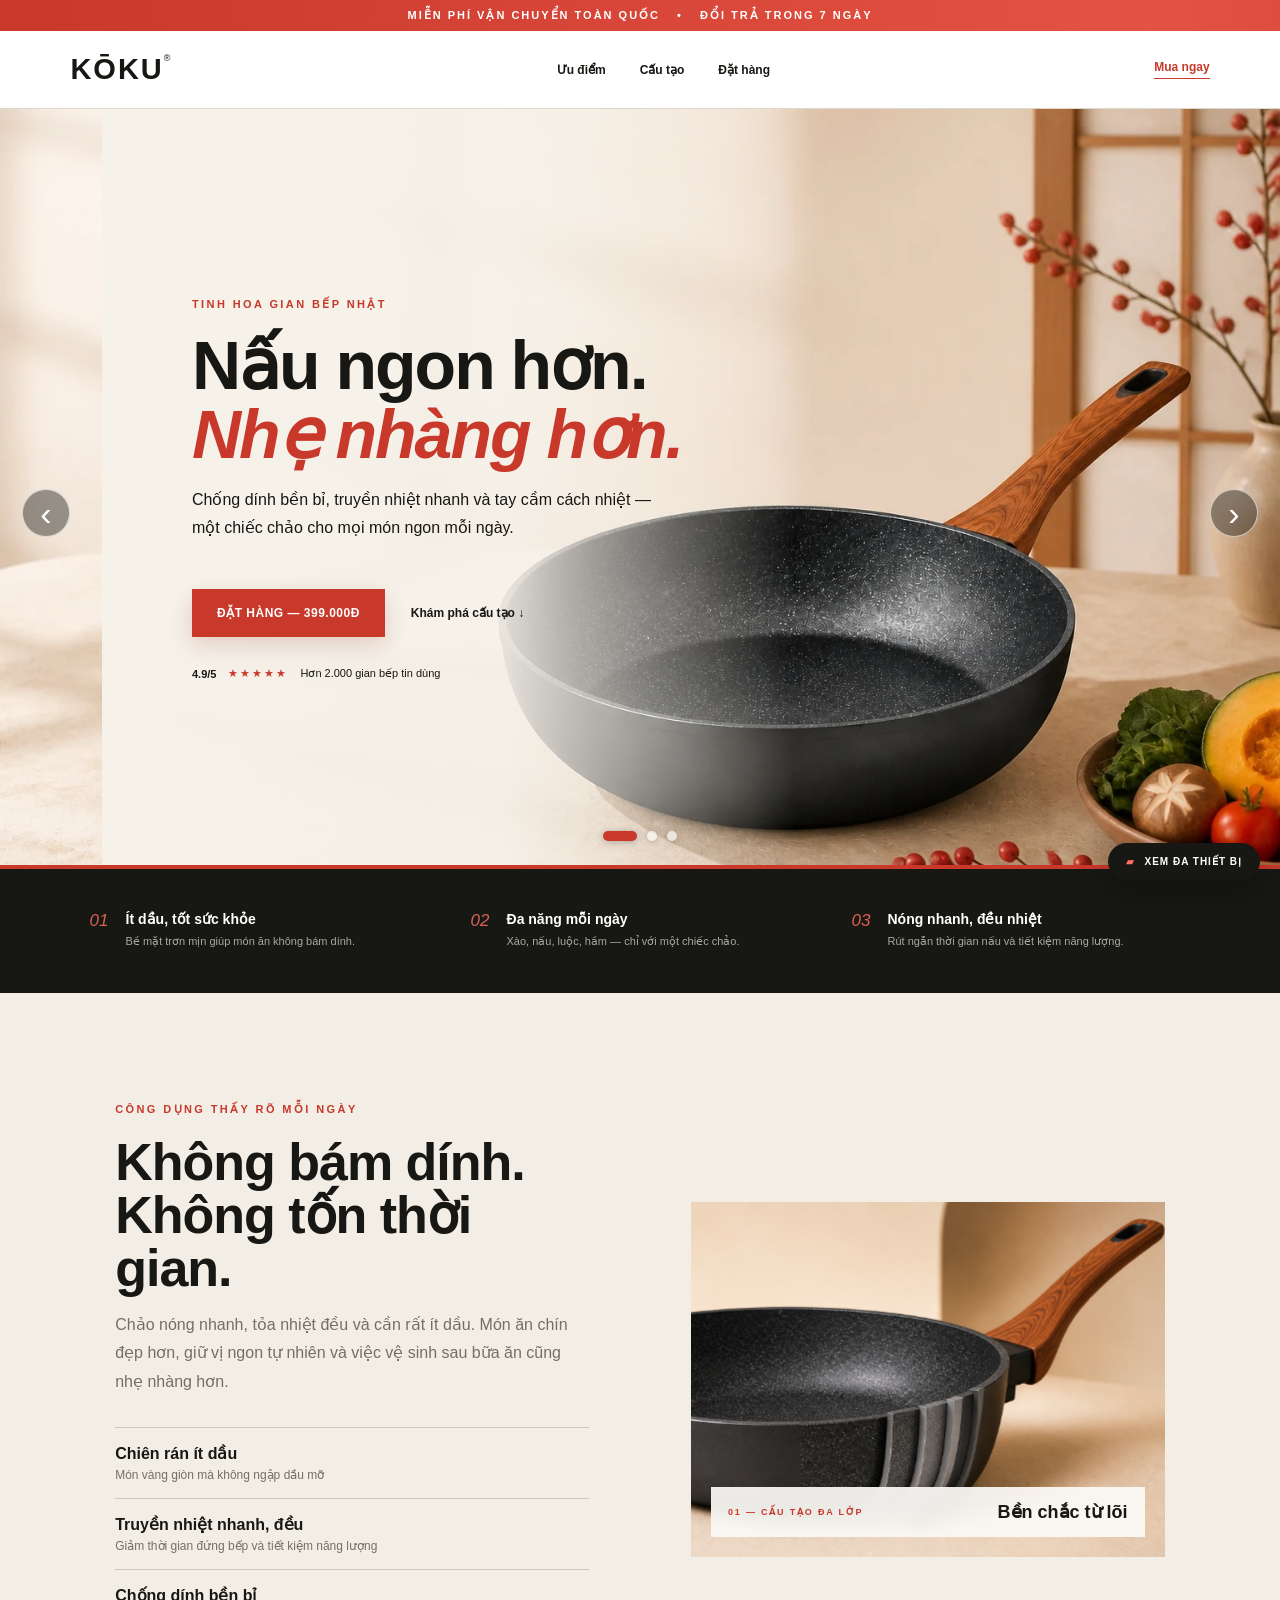
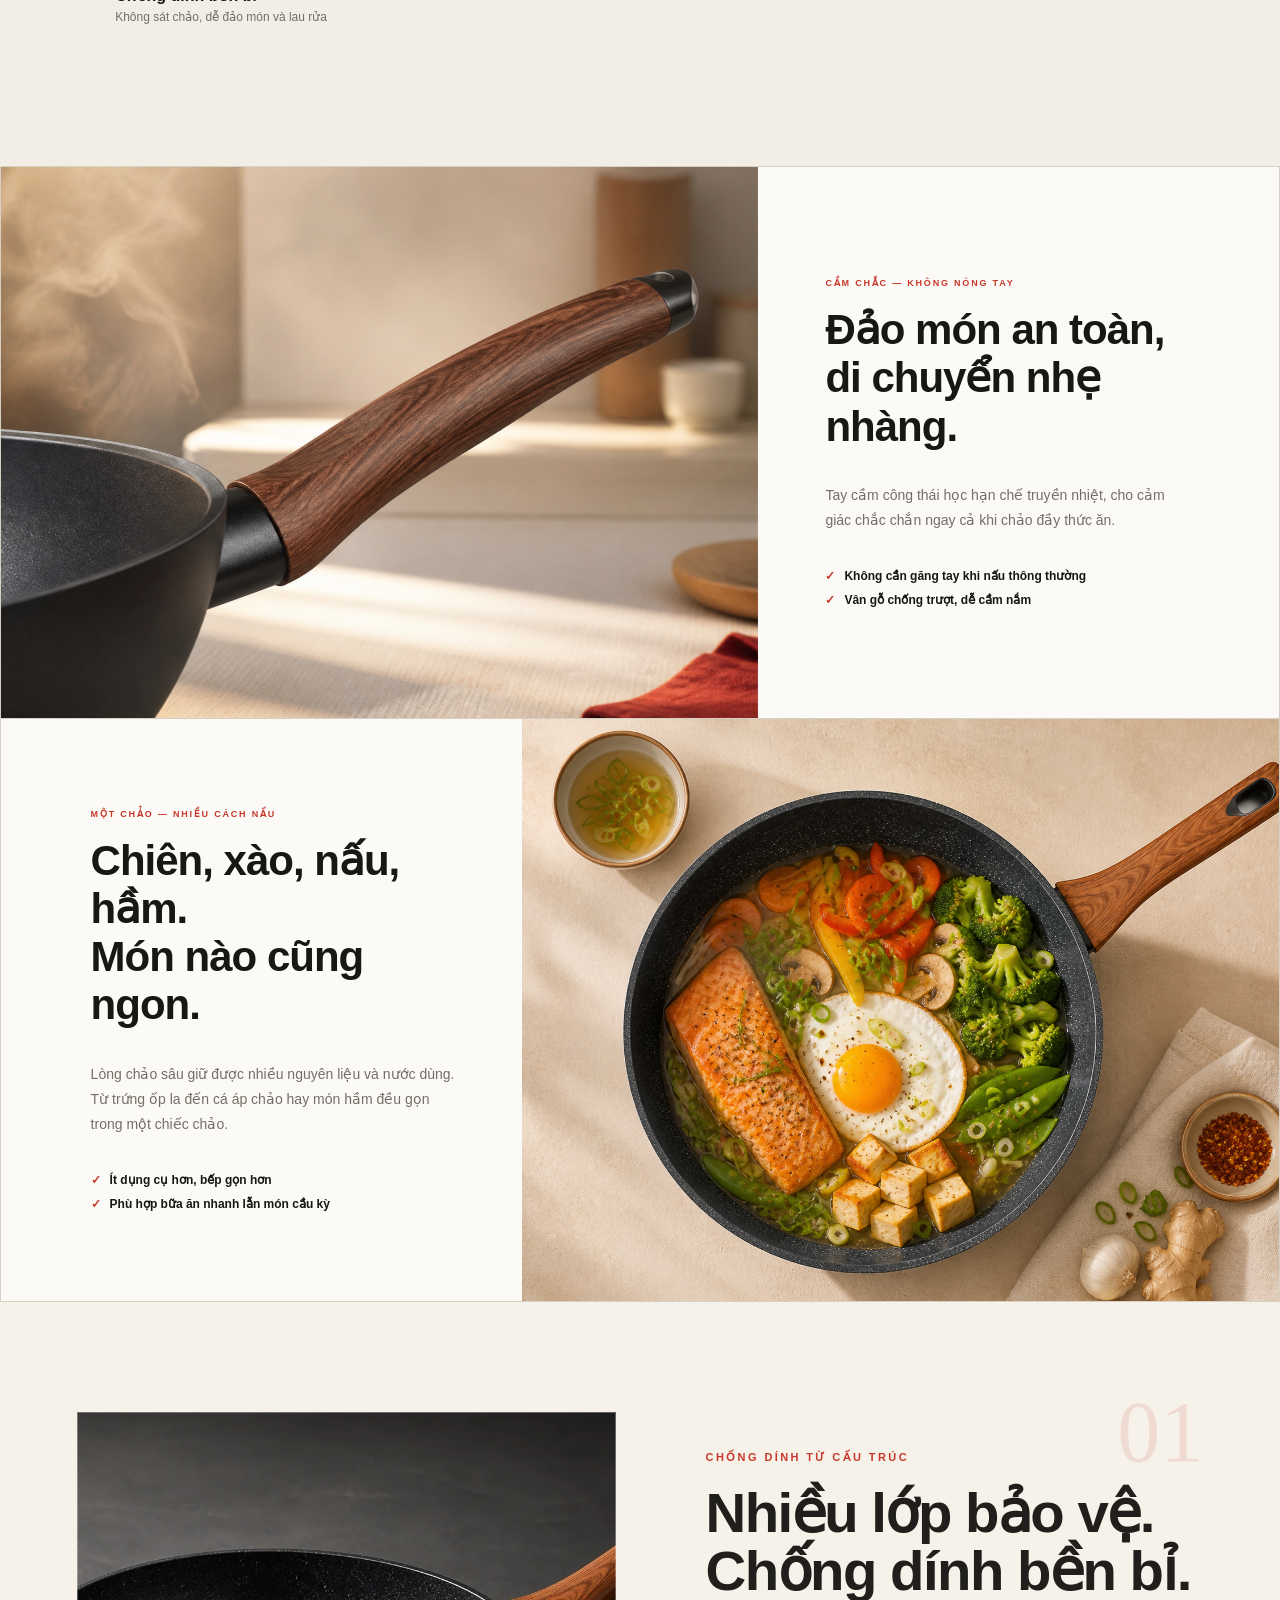
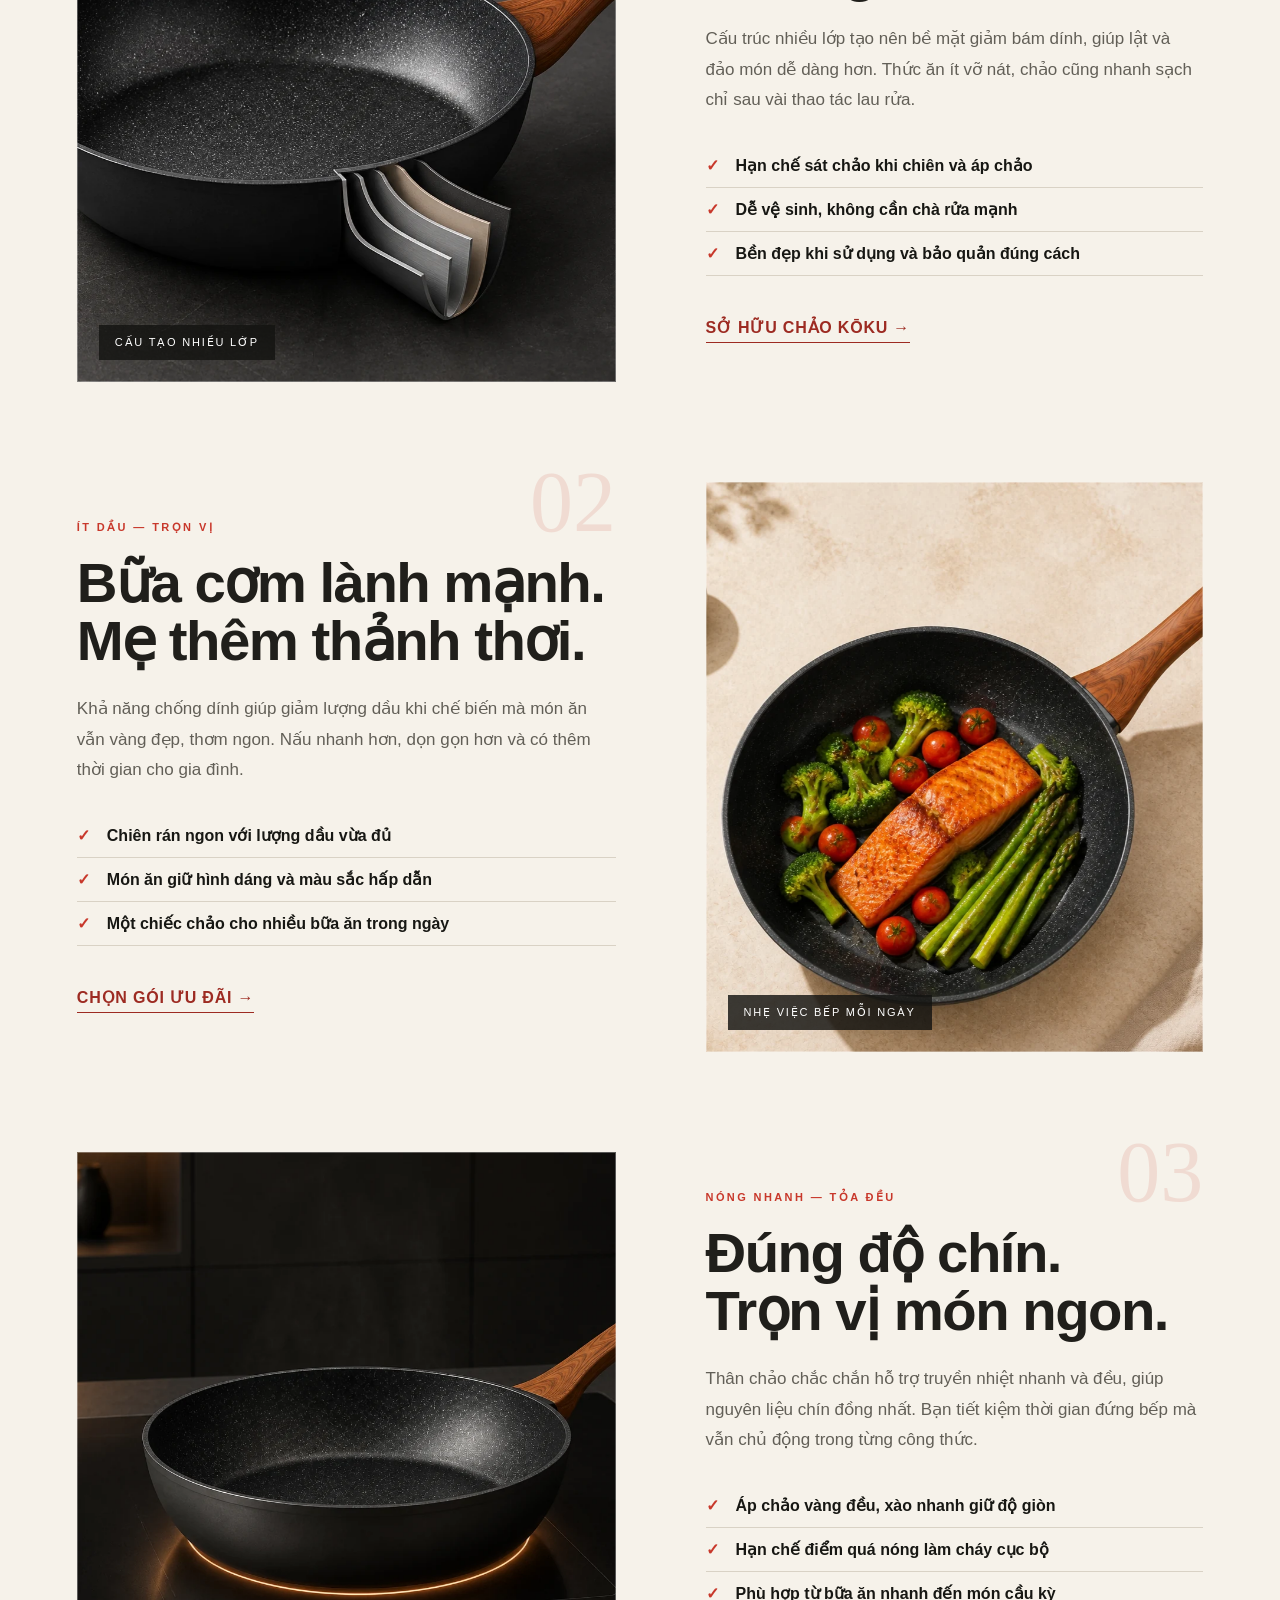
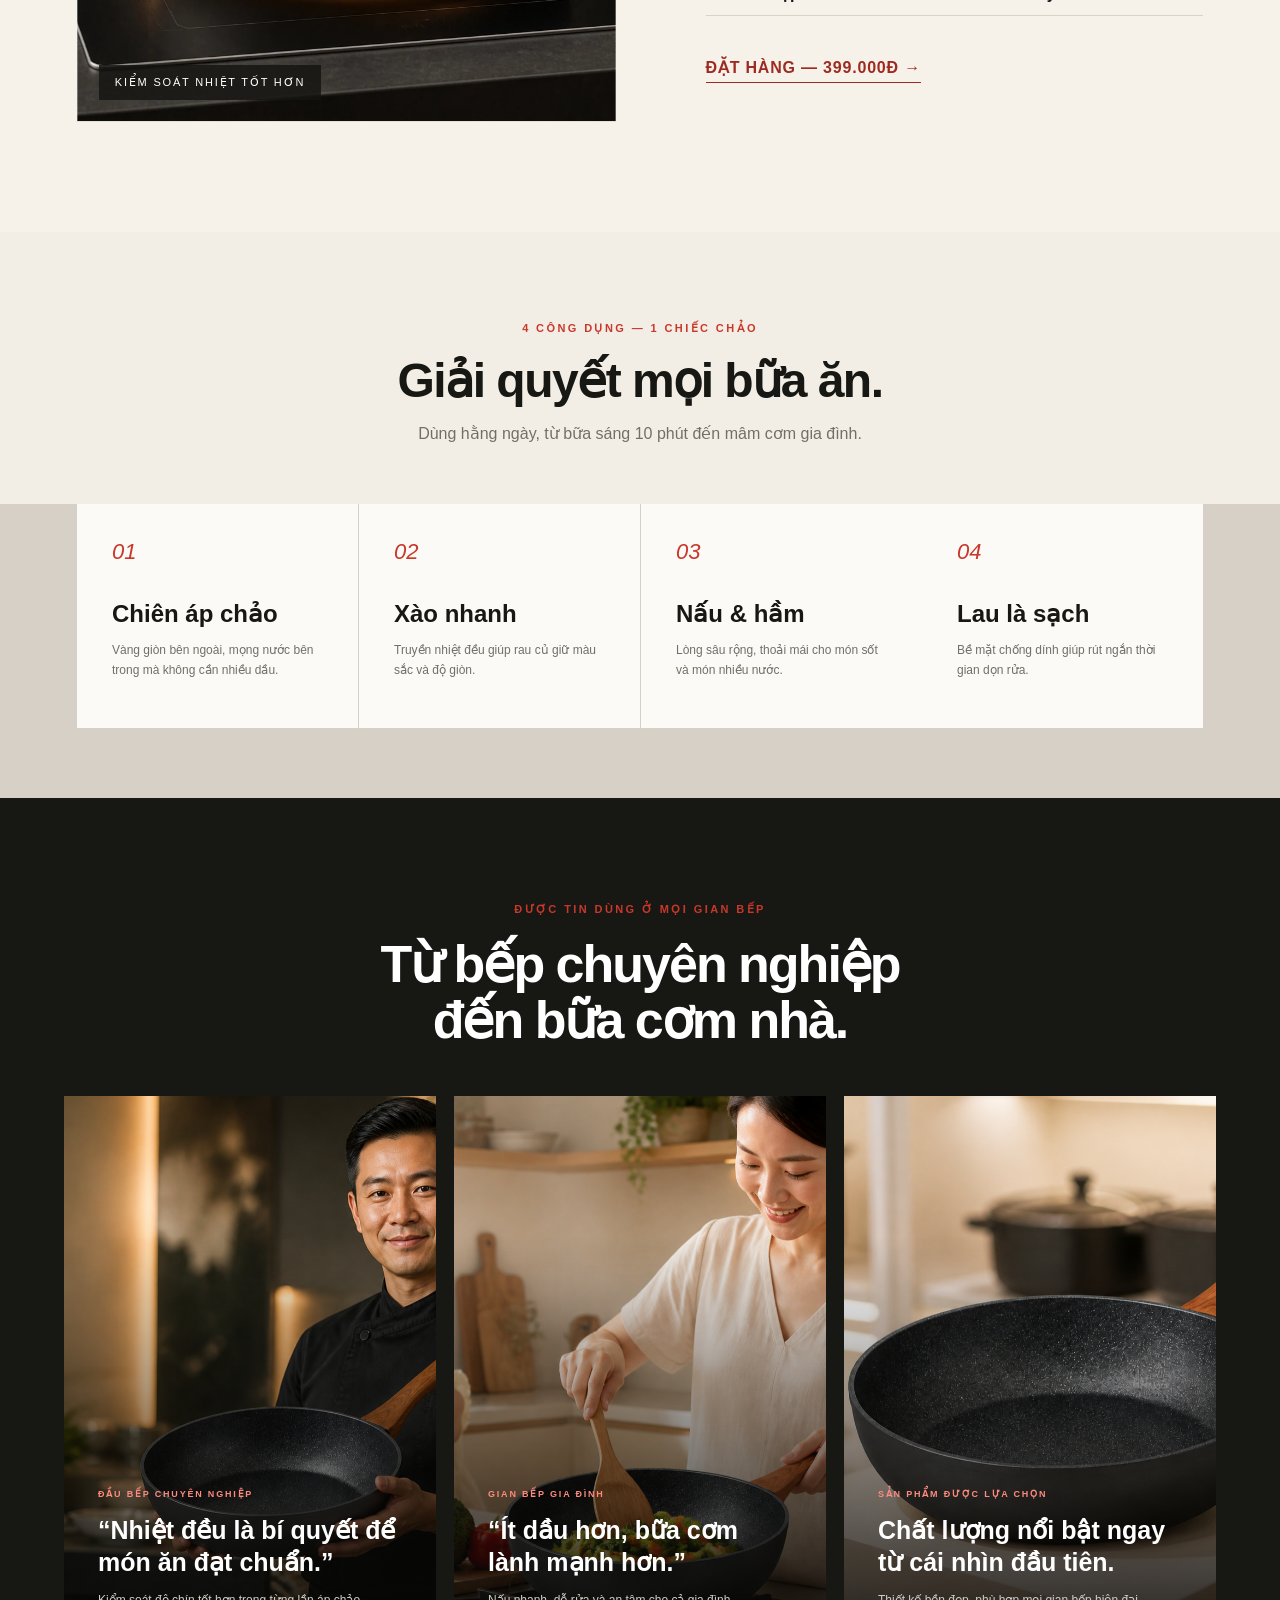
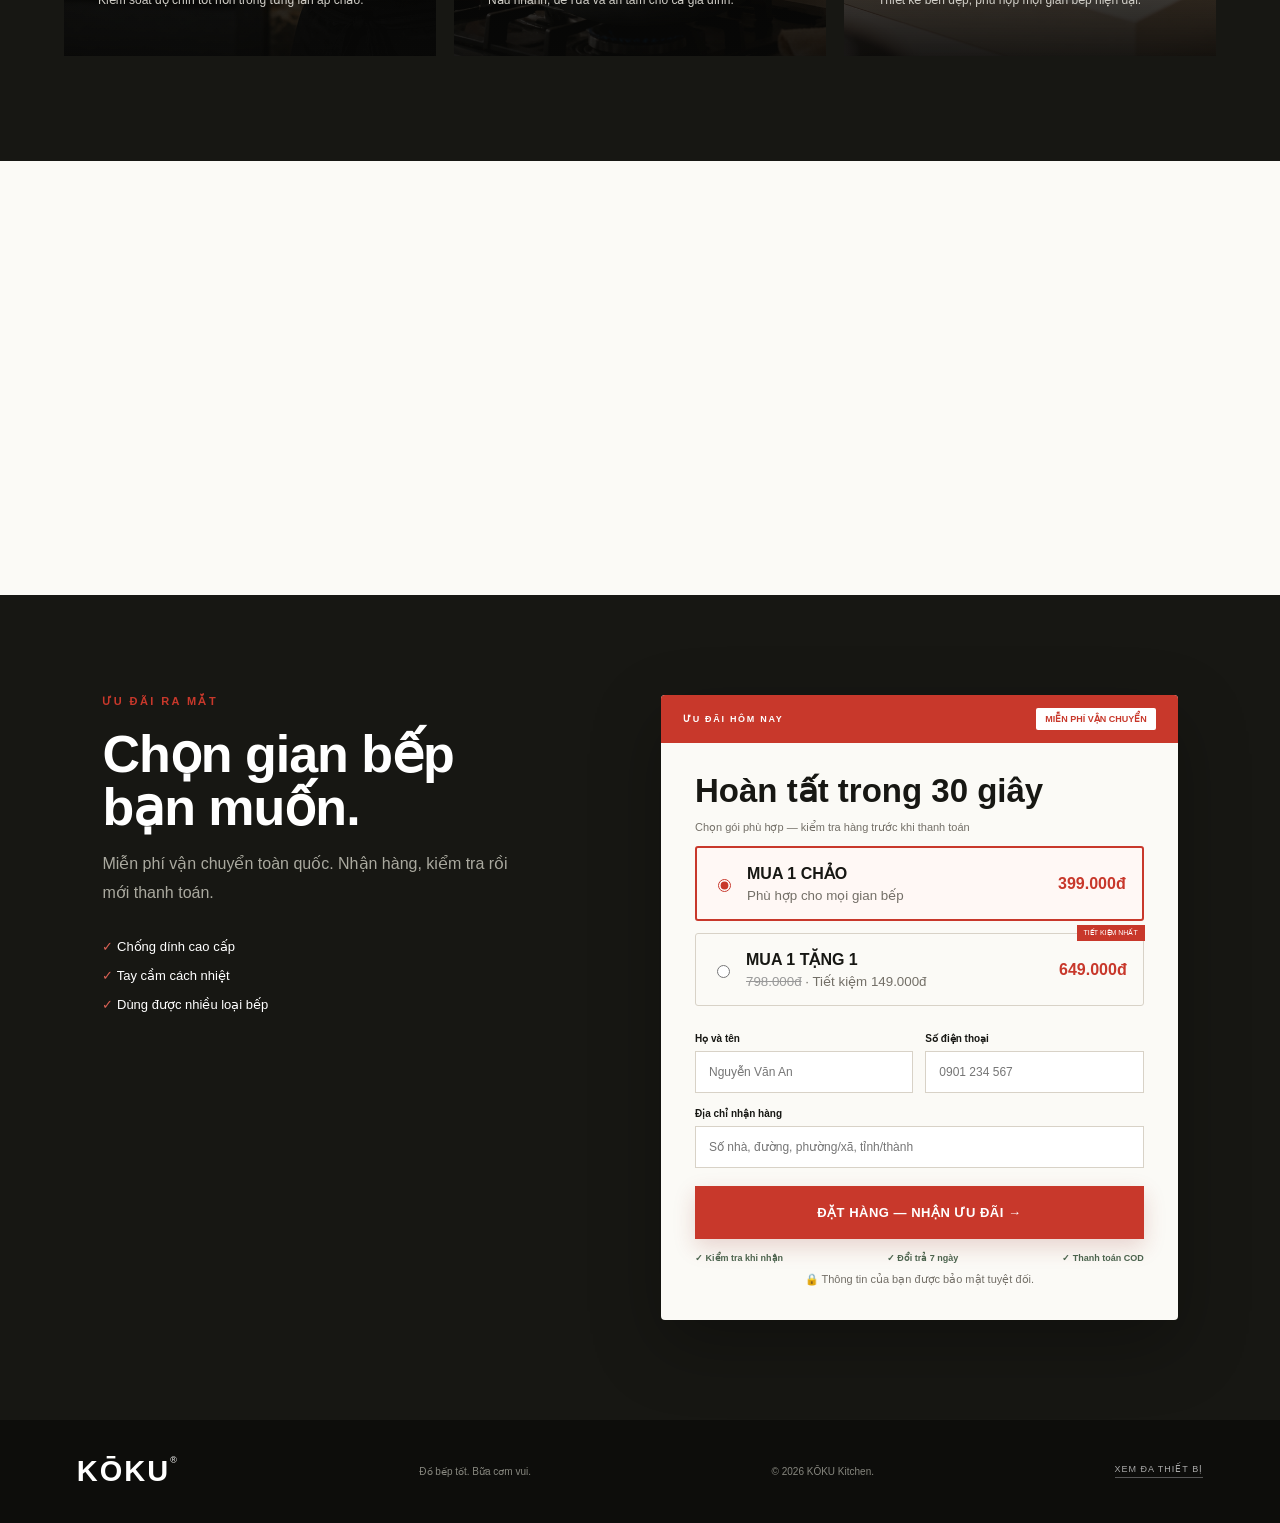
<file: index.html>
<!doctype html>
<html lang="vi">
<head>
  <meta charset="utf-8">
  <meta name="viewport" content="width=device-width,initial-scale=1">
  <meta name="description" content="Chảo chống dính Nhật Bản bền bỉ, đa năng, tiết kiệm dầu và truyền nhiệt nhanh.">
  <title>KŌKU — Chảo chống dính Nhật Bản</title>
  <link rel="stylesheet" href="styles.css">
  <link rel="stylesheet" href="font-fix.css?v=2">
  <link rel="stylesheet" href="enhancements.css">
  <link rel="stylesheet" href="lifestyle.css">
  <link rel="stylesheet" href="device-preview.css">
  <link rel="stylesheet" href="motion.css">
  <link rel="stylesheet" href="showcase.css?v=2">
  <style id="vietnamese-font-hotfix">
    .detail-feature h2 {
      font-family: "Segoe UI", Arial, "Helvetica Neue", sans-serif !important;
      font-weight: 700 !important;
      font-variant-ligatures: none;
      letter-spacing: -1.5px !important;
      word-break: keep-all !important;
      overflow-wrap: normal !important;
    }
  </style>
</head>
<body>
  <div class="announcement">MIỄN PHÍ VẬN CHUYỂN TOÀN QUỐC <span>•</span> ĐỔI TRẢ TRONG 7 NGÀY</div>
  <header class="nav"><a class="brand" href="#">KŌKU<span>®</span></a><nav><a href="#features">Ưu điểm</a><a href="#story">Cấu tạo</a><a href="#order">Đặt hàng</a></nav><a class="nav-cta" href="#order">Mua ngay</a></header>

  <main>
    <section class="hero hero-slider" aria-label="Giới thiệu chảo KŌKU" aria-roledescription="carousel">
      <div class="hero-track">
        <article class="hero-slide is-active" aria-hidden="false">
          <img src="hero-slide-1.webp" width="1536" height="1024" fetchpriority="high" alt="Chảo KŌKU trong không gian bếp Nhật tối giản">
          <div class="hero-copy"><div class="eyebrow">TINH HOA GIAN BẾP NHẬT</div><h1>Nấu ngon hơn.<br><em>Nhẹ nhàng hơn.</em></h1><p>Chống dính bền bỉ, truyền nhiệt nhanh và tay cầm cách nhiệt — một chiếc chảo cho mọi món ngon mỗi ngày.</p><div class="hero-actions"><a class="button" href="#order">ĐẶT HÀNG — 399.000Đ</a><a class="text-link" href="#story">Khám phá cấu tạo ↓</a></div><div class="proof"><b>4.9/5</b><span class="stars">★★★★★</span><span>Hơn 2.000 gian bếp tin dùng</span></div></div>
        </article>
        <article class="hero-slide" aria-hidden="true">
          <img src="hero-slide-2.webp" width="1536" height="1024" loading="lazy" alt="Chảo KŌKU truyền nhiệt đều khi xào rau củ trên bếp từ">
          <div class="hero-copy"><div class="eyebrow">CHUẨN NHIỆT TRONG TỪNG MÓN</div><h1>Nóng nhanh.<br><em>Chín đều.</em></h1><p>Khả năng truyền nhiệt ổn định giúp bạn kiểm soát độ chín tốt hơn — từ món áp chảo đến món xào lửa lớn.</p><div class="hero-actions"><a class="button" href="#order">NHẬN ƯU ĐÃI HÔM NAY</a><a class="text-link" href="#detail-heat">Xem khả năng truyền nhiệt ↓</a></div><div class="proof"><b>BẾP TRƯỞNG TIN DÙNG</b><span>Chủ động nhiệt, trọn vị ngon</span></div></div>
        </article>
        <article class="hero-slide" aria-hidden="true">
          <img src="hero-slide-3.webp" width="1536" height="1024" loading="lazy" alt="Chảo KŌKU chế biến bữa sáng ít dầu trong căn bếp sáng">
          <div class="hero-copy"><div class="eyebrow">BỮA CƠM KHỎE HƠN MỖI NGÀY</div><h1>Ít dầu hơn.<br><em>Dễ rửa hơn.</em></h1><p>Bề mặt chống dính giúp món ăn nguyên vẹn, giảm lượng dầu sử dụng và rút ngắn thời gian dọn rửa sau mỗi bữa cơm.</p><div class="hero-actions"><a class="button" href="#order">CHỌN KŌKU CHO GIA ĐÌNH</a><a class="text-link" href="#detail-healthy">Khám phá lợi ích ↓</a></div><div class="proof"><b>NHẸ VIỆC BẾP</b><span>Thêm thời gian bên gia đình</span></div></div>
        </article>
      </div>
      <button class="hero-arrow hero-prev" type="button" aria-label="Slide trước">‹</button><button class="hero-arrow hero-next" type="button" aria-label="Slide tiếp theo">›</button>
      <div class="hero-dots" role="tablist" aria-label="Chọn slide"><button class="is-active" type="button" aria-label="Xem slide 1" aria-selected="true"></button><button type="button" aria-label="Xem slide 2" aria-selected="false"></button><button type="button" aria-label="Xem slide 3" aria-selected="false"></button></div>
      <div class="hero-progress" aria-hidden="true"><span></span></div>
    </section>

    <section class="benefit-strip" id="features">
      <div><i>01</i><b>Ít dầu, tốt sức khỏe</b><span>Bề mặt trơn mịn giúp món ăn không bám dính.</span></div>
      <div><i>02</i><b>Đa năng mỗi ngày</b><span>Xào, nấu, luộc, hầm — chỉ với một chiếc chảo.</span></div>
      <div><i>03</i><b>Nóng nhanh, đều nhiệt</b><span>Rút ngắn thời gian nấu và tiết kiệm năng lượng.</span></div>
    </section>

    <section class="story" id="story">
      <div class="story-copy"><div class="eyebrow">CÔNG DỤNG THẤY RÕ MỖI NGÀY</div><h2>Không bám dính.<br>Không tốn thời gian.</h2><p>Chảo nóng nhanh, tỏa nhiệt đều và cần rất ít dầu. Món ăn chín đẹp hơn, giữ vị ngon tự nhiên và việc vệ sinh sau bữa ăn cũng nhẹ nhàng hơn.</p><ul><li><b>Chiên rán ít dầu</b><span>Món vàng giòn mà không ngập dầu mỡ</span></li><li><b>Truyền nhiệt nhanh, đều</b><span>Giảm thời gian đứng bếp và tiết kiệm năng lượng</span></li><li><b>Chống dính bền bỉ</b><span>Không sát chảo, dễ đảo món và lau rửa</span></li></ul></div>
      <figure class="story-visual"><img src="usp-layers.png" alt="Minh họa cấu tạo nhiều lớp của chảo KŌKU"><figcaption><span>01 — CẤU TẠO ĐA LỚP</span><b>Bền chắc từ lõi</b></figcaption></figure>
    </section>

    <section class="visual-usps" aria-label="Ưu điểm nổi bật của sản phẩm">
      <article class="visual-card"><img src="usp-handle.png" alt="Cận cảnh tay cầm vân gỗ cách nhiệt"><div><span>CẦM CHẮC — KHÔNG NÓNG TAY</span><h3>Đảo món an toàn,<br>di chuyển nhẹ nhàng.</h3><p>Tay cầm công thái học hạn chế truyền nhiệt, cho cảm giác chắc chắn ngay cả khi chảo đầy thức ăn.</p><ul class="mini-proof"><li>Không cần găng tay khi nấu thông thường</li><li>Vân gỗ chống trượt, dễ cầm nắm</li></ul></div></article>
      <article class="visual-card reverse"><img src="usp-versatile.png" alt="Chảo đa năng cho món chiên, xào, nấu và hầm"><div><span>MỘT CHẢO — NHIỀU CÁCH NẤU</span><h3>Chiên, xào, nấu, hầm.<br>Món nào cũng ngon.</h3><p>Lòng chảo sâu giữ được nhiều nguyên liệu và nước dùng. Từ trứng ốp la đến cá áp chảo hay món hầm đều gọn trong một chiếc chảo.</p><ul class="mini-proof"><li>Ít dụng cụ hơn, bếp gọn hơn</li><li>Phù hợp bữa ăn nhanh lẫn món cầu kỳ</li></ul></div></article>
    </section>

    <section class="detail-showcase" aria-label="Khám phá sâu hơn về chảo KŌKU">
      <article class="detail-feature" id="detail-nonstick"><figure><img src="detail-layers.webp" width="1536" height="1024" loading="lazy" alt="Cận cảnh cấu tạo nhiều lớp của chảo KŌKU"><figcaption>CẤU TẠO NHIỀU LỚP</figcaption></figure><div><span class="detail-number">01</span><div class="eyebrow">CHỐNG DÍNH TỪ CẤU TRÚC</div><h2>Nhiều lớp bảo vệ.<br>Chống dính bền bỉ.</h2><p>Cấu trúc nhiều lớp tạo nên bề mặt giảm bám dính, giúp lật và đảo món dễ dàng hơn. Thức ăn ít vỡ nát, chảo cũng nhanh sạch chỉ sau vài thao tác lau rửa.</p><ul><li>Hạn chế sát chảo khi chiên và áp chảo</li><li>Dễ vệ sinh, không cần chà rửa mạnh</li><li>Bền đẹp khi sử dụng và bảo quản đúng cách</li></ul><a class="detail-link" href="#order">SỞ HỮU CHẢO KŌKU →</a></div></article>
      <article class="detail-feature reverse" id="detail-healthy"><figure><img src="detail-healthy.webp" width="1536" height="1024" loading="lazy" alt="Cá hồi và rau củ được chế biến ít dầu trong chảo KŌKU"><figcaption>NHẸ VIỆC BẾP MỖI NGÀY</figcaption></figure><div><span class="detail-number">02</span><div class="eyebrow">ÍT DẦU — TRỌN VỊ</div><h2>Bữa cơm lành mạnh.<br>Mẹ thêm thảnh thơi.</h2><p>Khả năng chống dính giúp giảm lượng dầu khi chế biến mà món ăn vẫn vàng đẹp, thơm ngon. Nấu nhanh hơn, dọn gọn hơn và có thêm thời gian cho gia đình.</p><ul><li>Chiên rán ngon với lượng dầu vừa đủ</li><li>Món ăn giữ hình dáng và màu sắc hấp dẫn</li><li>Một chiếc chảo cho nhiều bữa ăn trong ngày</li></ul><a class="detail-link" href="#order">CHỌN GÓI ƯU ĐÃI →</a></div></article>
      <article class="detail-feature" id="detail-heat"><figure><img src="detail-heat.webp" width="1536" height="1024" loading="lazy" alt="Chảo KŌKU tỏa nhiệt đều trên bếp từ"><figcaption>KIỂM SOÁT NHIỆT TỐT HƠN</figcaption></figure><div><span class="detail-number">03</span><div class="eyebrow">NÓNG NHANH — TỎA ĐỀU</div><h2>Đúng độ chín.<br>Trọn vị món ngon.</h2><p>Thân chảo chắc chắn hỗ trợ truyền nhiệt nhanh và đều, giúp nguyên liệu chín đồng nhất. Bạn tiết kiệm thời gian đứng bếp mà vẫn chủ động trong từng công thức.</p><ul><li>Áp chảo vàng đều, xào nhanh giữ độ giòn</li><li>Hạn chế điểm quá nóng làm cháy cục bộ</li><li>Phù hợp từ bữa ăn nhanh đến món cầu kỳ</li></ul><a class="detail-link" href="#order">ĐẶT HÀNG — 399.000Đ →</a></div></article>
    </section>

    <section class="uses"><div class="uses-heading"><div class="eyebrow">4 CÔNG DỤNG — 1 CHIẾC CHẢO</div><h2>Giải quyết mọi bữa ăn.</h2><p>Dùng hằng ngày, từ bữa sáng 10 phút đến mâm cơm gia đình.</p></div><div class="versatile"><div><span>01</span><h3>Chiên áp chảo</h3><p>Vàng giòn bên ngoài, mọng nước bên trong mà không cần nhiều dầu.</p></div><div><span>02</span><h3>Xào nhanh</h3><p>Truyền nhiệt đều giúp rau củ giữ màu sắc và độ giòn.</p></div><div><span>03</span><h3>Nấu & hầm</h3><p>Lòng sâu rộng, thoải mái cho món sốt và món nhiều nước.</p></div><div><span>04</span><h3>Lau là sạch</h3><p>Bề mặt chống dính giúp rút ngắn thời gian dọn rửa.</p></div></div></section>

    <section class="trusted"><div class="trusted-head"><div class="eyebrow">ĐƯỢC TIN DÙNG Ở MỌI GIAN BẾP</div><h2>Từ bếp chuyên nghiệp<br>đến bữa cơm nhà.</h2></div><div class="trusted-grid"><article><img src="lifestyle-chef.png" alt="Đầu bếp chuyên nghiệp tin dùng chảo KŌKU"><div><span>ĐẦU BẾP CHUYÊN NGHIỆP</span><h3>“Nhiệt đều là bí quyết để món ăn đạt chuẩn.”</h3><p>Kiểm soát độ chín tốt hơn trong từng lần áp chảo.</p></div></article><article><img src="lifestyle-family.png" alt="Người mẹ nấu bữa ăn gia đình bằng chảo KŌKU"><div><span>GIAN BẾP GIA ĐÌNH</span><h3>“Ít dầu hơn, bữa cơm lành mạnh hơn.”</h3><p>Nấu nhanh, dễ rửa và an tâm cho cả gia đình.</p></div></article><article><img src="lifestyle-retail.png" alt="Chảo KŌKU trên kệ đồ gia dụng siêu thị"><div><span>SẢN PHẨM ĐƯỢC LỰA CHỌN</span><h3>Chất lượng nổi bật ngay từ cái nhìn đầu tiên.</h3><p>Thiết kế bền đẹp, phù hợp mọi gian bếp hiện đại.</p></div></article></div></section>

    <section class="quote"><div class="mark">“</div><blockquote>Từ món trứng buổi sáng đến bữa tối thịnh soạn — một chiếc chảo tốt khiến việc nấu ăn trở thành niềm vui.</blockquote><p>— BẾP TRƯỞNG KŌKU</p></section>

    <section class="order" id="order">
      <div class="offer"><div class="eyebrow">ƯU ĐÃI RA MẮT</div><h2>Chọn gian bếp<br>bạn muốn.</h2><p>Miễn phí vận chuyển toàn quốc. Nhận hàng, kiểm tra rồi mới thanh toán.</p><div class="guarantees"><span>✓ Chống dính cao cấp</span><span>✓ Tay cầm cách nhiệt</span><span>✓ Dùng được nhiều loại bếp</span></div></div>
      <form id="orderForm" class="order-card">
        <div class="order-top"><span>ƯU ĐÃI HÔM NAY</span><b>MIỄN PHÍ VẬN CHUYỂN</b></div>
        <h3>Hoàn tất trong 30 giây</h3>
        <p class="muted">Chọn gói phù hợp — kiểm tra hàng trước khi thanh toán</p>
        <label class="plan selected"><input type="radio" name="plan" value="Mua 1 – 399.000đ" checked><span><b>MUA 1 CHẢO</b><small>Phù hợp cho mọi gian bếp</small></span><strong>399.000đ</strong></label>
        <label class="plan"><input type="radio" name="plan" value="Mua 1 tặng 1 – 649.000đ"><span><b>MUA 1 TẶNG 1</b><small><del>798.000đ</del> · Tiết kiệm 149.000đ</small></span><strong>649.000đ</strong><em>TIẾT KIỆM NHẤT</em></label>
        <div class="field-row"><label>Họ và tên<input required name="name" placeholder="Nguyễn Văn An"></label><label>Số điện thoại<input required name="phone" inputmode="tel" pattern="[0-9 +]{9,15}" placeholder="0901 234 567"></label></div>
        <label>Địa chỉ nhận hàng<input required name="address" placeholder="Số nhà, đường, phường/xã, tỉnh/thành"></label>
        <button class="button submit" type="submit">ĐẶT HÀNG — NHẬN ƯU ĐÃI →</button><div class="order-trust"><span>✓ Kiểm tra khi nhận</span><span>✓ Đổi trả 7 ngày</span><span>✓ Thanh toán COD</span></div><small class="privacy">🔒 Thông tin của bạn được bảo mật tuyệt đối.</small>
      </form>
    </section>
  </main>
  <footer><a class="brand" href="#">KŌKU<span>®</span></a><p>Đồ bếp tốt. Bữa cơm vui.</p><p>© 2026 KŌKU Kitchen.</p><a class="preview-link" href="preview.html" aria-label="Xem thử trên nhiều thiết bị">Xem đa thiết bị</a></footer>

  <button class="device-preview-trigger" id="openDevicePreview" type="button" aria-label="Xem landing page trên nhiều thiết bị"><span>▰</span> XEM ĐA THIẾT BỊ</button>
  <div class="device-preview-overlay" id="devicePreview" aria-hidden="true">
    <div class="device-preview-bar"><b>KŌKU · RESPONSIVE PREVIEW</b><div class="device-preview-controls"><button class="active" data-preview-mode="desktop">▰ Desktop</button><button data-preview-mode="tablet">▯ Tablet</button><button data-preview-mode="mobile">▯ Mobile</button></div><span id="devicePreviewSize">1440 × toàn màn hình</span><button class="device-preview-close" id="closeDevicePreview" aria-label="Đóng xem trước">×</button></div>
    <div class="device-preview-stage"><div class="device-preview-frame" id="devicePreviewFrame"><iframe src="index.html?embedded=1" title="Xem trước landing page trên thiết bị"></iframe></div></div>
  </div>

  <div class="thanks" id="thanks" role="dialog" aria-modal="true" aria-hidden="true"><div class="thanks-card"><button id="closeThanks" aria-label="Đóng">×</button><div class="thanks-product"><img src="hero-pan.png" alt="Chảo KŌKU"><div class="thanks-badge">✓<span>THÀNH CÔNG</span></div></div><div class="thanks-content"><div class="eyebrow">ĐƠN HÀNG ĐÃ ĐƯỢC GHI NHẬN</div><h2>Cảm ơn bạn<br>đã chọn KŌKU.</h2><p>Đơn hàng <b id="orderCode"></b> đã được tiếp nhận. Nhân viên KŌKU sẽ gọi xác nhận trước khi giao hàng.</p><div id="summary"></div><div class="order-steps"><div class="active"><i>1</i><span><b>Đã đặt hàng</b><small>Hoàn tất</small></span></div><div><i>2</i><span><b>Xác nhận</b><small>Qua điện thoại</small></span></div><div><i>3</i><span><b>Giao hàng</b><small>Miễn phí toàn quốc</small></span></div></div><div class="thanks-note"><b>Tiếp theo sẽ thế nào?</b><span>Vui lòng để ý điện thoại. Chúng tôi sẽ liên hệ sớm để xác nhận địa chỉ và thời gian nhận hàng.</span></div><button class="button" id="backHome">TIẾP TỤC KHÁM PHÁ →</button></div></div></div>
  <script src="script.js?v=3"></script>
  <script src="device-preview.js"></script>
  <script src="motion.js"></script>
  <script src="showcase.js"></script>
</body>
</html>
</file>
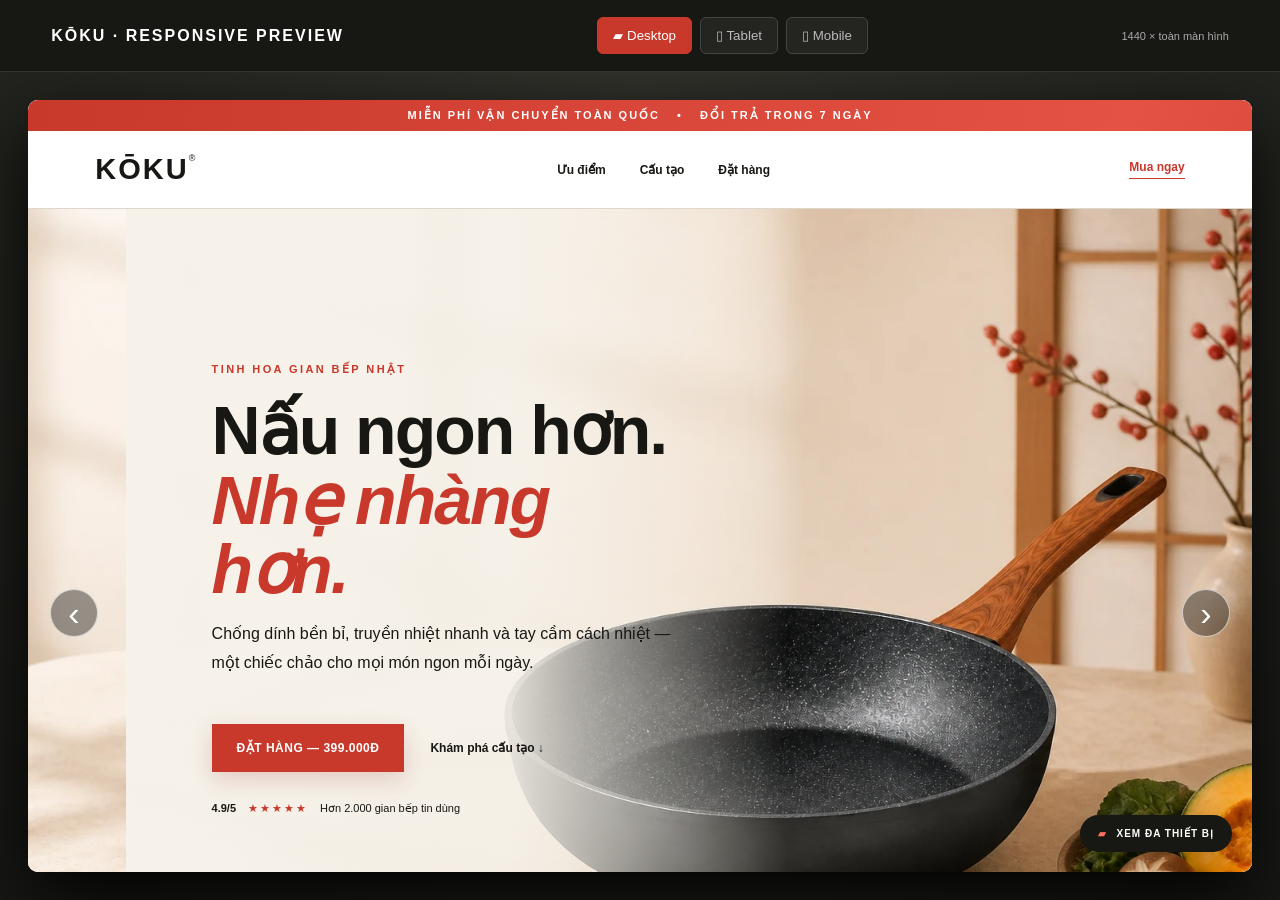
<file: preview.html>
<!doctype html>
<html lang="vi">
<head>
  <meta charset="utf-8">
  <meta name="viewport" content="width=device-width,initial-scale=1">
  <title>Preview thiết bị — KŌKU</title>
  <style>
    *{box-sizing:border-box}body{margin:0;background:#171713;color:#fff;font-family:"Segoe UI",Arial,sans-serif;height:100vh;display:flex;flex-direction:column;overflow:hidden}.bar{height:72px;display:flex;align-items:center;justify-content:space-between;padding:0 4vw;border-bottom:1px solid #333}.brand{font-weight:800;letter-spacing:2px}.controls{display:flex;gap:8px}.controls button{border:1px solid #444;background:#242420;color:#bbb;border-radius:6px;padding:10px 15px;font:700 11px inherit;cursor:pointer}.controls button.active{background:#c8382b;color:#fff;border-color:#c8382b}.status{font-size:11px;color:#aaa}.stage{flex:1;overflow:auto;padding:28px;display:flex;justify-content:center;align-items:flex-start;background:radial-gradient(circle at 50% 0,#34342e,#181815)}.device{width:100%;height:100%;max-width:1440px;background:#fff;border-radius:10px;overflow:hidden;box-shadow:0 25px 80px #000;transition:width .35s ease,height .35s ease}.device.tablet{width:768px;height:1024px}.device.mobile{width:390px;height:844px;border-radius:24px;border:7px solid #080808}.device iframe{width:100%;height:100%;border:0;background:white}@media(max-width:700px){.bar{height:auto;padding:13px;gap:10px;flex-wrap:wrap}.status{display:none}.controls{width:100%}.controls button{flex:1;padding:9px 5px}.stage{padding:14px}.device.mobile{width:100%}}
  </style>
</head>
<body>
  <header class="bar"><div class="brand">KŌKU · RESPONSIVE PREVIEW</div><div class="controls"><button class="active" data-mode="desktop">▰ Desktop</button><button data-mode="tablet">▯ Tablet</button><button data-mode="mobile">▯ Mobile</button></div><div class="status" id="status">1440 × toàn màn hình</div></header>
  <main class="stage"><div class="device" id="device"><iframe src="index.html" title="Xem trước landing page"></iframe></div></main>
  <script>
    const device=document.querySelector('#device'),status=document.querySelector('#status');
    const labels={desktop:'1440 × toàn màn hình',tablet:'768 × 1024',mobile:'390 × 844'};
    document.querySelectorAll('[data-mode]').forEach(button=>button.addEventListener('click',()=>{document.querySelectorAll('[data-mode]').forEach(x=>x.classList.remove('active'));button.classList.add('active');const mode=button.dataset.mode;device.className='device '+(mode==='desktop'?'':mode);status.textContent=labels[mode]}));
  </script>
</body>
</html>
</file>
<file: styles.css>
:root{--ink:#171713;--red:#c8382b;--cream:#f3eee5;--paper:#fbfaf6;--muted:#736f67;--sans:"Segoe UI",Arial,"Helvetica Neue",sans-serif;--serif:Georgia,"Times New Roman",serif}*{box-sizing:border-box}html{scroll-behavior:smooth}body{margin:0;background:var(--paper);color:var(--ink);font-family:var(--sans);font-kerning:normal;-webkit-font-smoothing:antialiased}.announcement{background:var(--red);color:#fff;text-align:center;font-size:11px;font-weight:700;letter-spacing:2px;padding:9px}.announcement span{padding:0 12px}.nav{height:78px;display:flex;align-items:center;justify-content:space-between;padding:0 5.5vw;border-bottom:1px solid #ddd7cc;background:#fff}.brand{color:var(--ink);font-family:var(--serif);font-size:29px;text-decoration:none;letter-spacing:2px;font-weight:700}.brand span{font:9px sans-serif;vertical-align:top}.nav nav{display:flex;gap:34px}.nav nav a,.text-link{font-size:12px;font-weight:700;color:var(--ink);text-decoration:none}.nav-cta{color:var(--red);font-size:12px;font-weight:800;text-decoration:none;border-bottom:1px solid;padding-bottom:4px}.hero{height:670px;position:relative;overflow:hidden;background:#eadfcf}.hero>img{width:100%;height:100%;object-fit:cover}.hero:after{content:"";position:absolute;inset:0;background:linear-gradient(90deg,rgba(248,242,233,.93) 0%,rgba(248,242,233,.64) 36%,transparent 60%)}.hero-copy{position:absolute;z-index:1;top:50%;left:8%;transform:translateY(-50%);width:min(510px,45%)}.eyebrow{font-size:11px;color:var(--red);letter-spacing:2.4px;font-weight:800;margin-bottom:20px}.hero h1,.story h2,.offer h2,.thanks h2{font-family:var(--serif);font-weight:400;line-height:1.02;margin:0}.hero h1{font-size:68px;letter-spacing:-2px}.hero h1 em{color:var(--red);font-weight:400}.hero-copy>p{font-size:16px;line-height:1.8;max-width:480px}.hero-actions{display:flex;align-items:center;gap:26px;margin:30px 0}.button{display:inline-block;border:0;background:var(--red);color:white;padding:17px 25px;font:800 12px var(--sans);letter-spacing:.5px;text-decoration:none;cursor:pointer;box-shadow:0 8px 22px rgba(143,37,29,.18)}.proof{display:flex;gap:12px;align-items:center;font-size:11px}.stars{color:var(--red);letter-spacing:2px}.benefit-strip{background:var(--ink);color:#fff;padding:42px 7vw;display:grid;grid-template-columns:repeat(3,1fr);gap:42px}.benefit-strip div{display:grid;grid-template-columns:36px 1fr}.benefit-strip i{font:italic 17px var(--serif);color:#d96154;grid-row:1/3}.benefit-strip b{font-size:14px}.benefit-strip span{font-size:11px;color:#aaa99f;margin-top:6px;line-height:1.6}.story{padding:110px 9vw;display:grid;grid-template-columns:1fr 1fr;gap:8vw;align-items:center;background:var(--cream)}.story h2,.offer h2{font-size:52px;letter-spacing:-1px}.story-copy>p{color:var(--muted);line-height:1.8}.story ul{list-style:none;padding:0;margin-top:30px}.story li{display:grid;padding:16px 0;border-top:1px solid #d1c9bc}.story li span{font-size:12px;color:var(--muted);margin-top:5px}.story-visual{margin:0;position:relative}.story-visual img{display:block;width:100%;aspect-ratio:4/3;object-fit:cover;box-shadow:0 28px 60px rgba(60,42,24,.16)}.story-visual figcaption{position:absolute;left:20px;right:20px;bottom:20px;background:rgba(251,250,246,.93);backdrop-filter:blur(8px);padding:14px 17px;display:flex;align-items:center;justify-content:space-between}.story-visual figcaption span,.visual-card span{font-size:9px;letter-spacing:1.8px;color:var(--red);font-weight:800}.story-visual figcaption b{font-family:var(--serif);font-size:18px}.visual-usps{padding:1px;background:#d6cfc4;display:grid;gap:1px}.visual-card{display:grid;grid-template-columns:1.15fr .85fr;min-height:510px;background:var(--paper)}.visual-card.reverse{grid-template-columns:.85fr 1.15fr}.visual-card.reverse img{order:2}.visual-card img{width:100%;height:100%;object-fit:cover}.visual-card>div{display:flex;flex-direction:column;justify-content:center;padding:7vw}.visual-card h3{font:400 42px/1.15 var(--serif);letter-spacing:-1px;margin:18px 0}.visual-card p{font-size:14px;line-height:1.8;color:var(--muted);max-width:440px}.versatile{display:grid;grid-template-columns:repeat(4,1fr);padding:70px 6vw;gap:1px;background:#d7d0c6}.versatile div{background:var(--paper);padding:35px}.versatile span{color:var(--red);font:italic 22px var(--serif)}.versatile h3{font-family:var(--serif);font-size:24px;margin:35px 0 8px}.versatile p{font-size:12px;color:var(--muted);line-height:1.7}.quote{text-align:center;padding:100px 20%;background:#fff}.mark{font:70px var(--serif);color:var(--red);height:55px}.quote blockquote{font:34px/1.35 var(--serif);margin:10px}.quote p{font-size:10px;letter-spacing:2px}.order{background:var(--ink);padding:100px 8vw;display:grid;grid-template-columns:1fr 1.2fr;gap:10vw;color:#fff}.offer>p{color:#aaa99f;line-height:1.8}.guarantees{display:grid;gap:14px;margin-top:32px;font-size:13px}.guarantees span::first-letter{color:#d96154}.order-card{background:var(--paper);color:var(--ink);padding:34px}.order-card h3{font:30px var(--serif);margin:0}.muted,.privacy{color:var(--muted);font-size:11px}.plan{position:relative;display:flex;align-items:center;gap:13px;border:1px solid #d8d2c7;padding:16px;margin:12px 0;cursor:pointer}.plan.selected{border:2px solid var(--red);background:#fff8f5}.plan input{accent-color:var(--red)}.plan span{display:grid;flex:1}.plan small{color:var(--muted);margin-top:5px}.plan strong{font-size:14px}.plan em{position:absolute;right:-2px;top:-9px;background:var(--red);color:#fff;font:7px sans-serif;padding:4px 7px}.field-row{display:grid;grid-template-columns:1fr 1fr;gap:12px}.order-card>label:not(.plan),.field-row label{font-size:10px;font-weight:700;display:grid;gap:7px;margin-top:15px}.order-card input[type=text],.order-card input:not([type]),.field-row input{width:100%}.order-card label>input:not([type=radio]){border:1px solid #d8d2c7;background:#fff;padding:13px;font:12px var(--sans)}.submit{width:100%;margin-top:18px}.privacy{display:block;text-align:center;margin-top:10px}footer{display:flex;align-items:center;justify-content:space-between;padding:35px 6vw;background:#0d0d0b;color:#87877f}footer .brand{color:white}footer p{font-size:10px}.thanks{position:fixed;z-index:10;inset:0;background:rgba(12,12,10,.82);display:none;place-items:center;padding:20px}.thanks.show{display:grid}.thanks-card{background:var(--paper);width:min(520px,100%);padding:50px;text-align:center;position:relative}.thanks-card>button:first-child{position:absolute;right:16px;top:10px;background:none;border:0;font-size:30px;cursor:pointer}.check{margin:0 auto 20px;width:54px;height:54px;border-radius:50%;background:#dce8d8;color:#32672e;display:grid;place-items:center;font-size:25px}.thanks h2{font-size:45px}.thanks-card p{color:var(--muted);line-height:1.7}.thanks-card #summary{padding:14px;border:1px solid #ded8cd;margin:20px 0;font-size:12px}
@media(max-width:800px){.nav nav{display:none}.nav{height:65px}.hero{height:720px}.hero>img{object-position:62% center}.hero:after{background:linear-gradient(180deg,rgba(248,242,233,.95) 0%,rgba(248,242,233,.8) 49%,transparent 78%)}.hero-copy{top:42px;left:7%;width:86%;transform:none}.hero h1{font-size:45px;letter-spacing:-1px}.hero-copy>p{font-size:14px}.hero-actions{align-items:flex-start;flex-direction:column;gap:15px}.benefit-strip,.story,.order{grid-template-columns:1fr}.benefit-strip{gap:25px}.story{padding:75px 7vw;gap:42px}.story h2,.offer h2{font-size:40px}.story-visual figcaption{left:10px;right:10px;bottom:10px}.story-visual figcaption b{font-size:14px}.visual-card,.visual-card.reverse{grid-template-columns:1fr;min-height:0}.visual-card.reverse img{order:0}.visual-card img{aspect-ratio:4/3}.visual-card>div{padding:55px 8vw}.visual-card h3{font-size:34px}.versatile{grid-template-columns:1fr 1fr;padding:1px}.quote{padding:75px 8%}.quote blockquote{font-size:27px}.order{padding:70px 5vw;gap:40px}.field-row{grid-template-columns:1fr}.order-card{padding:22px}.plan strong{font-size:12px}footer{flex-direction:column;gap:3px}.thanks-card{padding:40px 24px}}
</file>
<file: font-fix.css>
:root {
  --serif: "Segoe UI", Arial, "Helvetica Neue", sans-serif;
}

.hero h1,
.story h2,
.offer h2,
.thanks h2,
.visual-card h3,
.detail-feature h2,
.quote blockquote {
  font-family: "Segoe UI", Arial, "Helvetica Neue", sans-serif;
  font-weight: 700;
}

.detail-feature h2 {
  font-family: "Segoe UI", Arial, "Helvetica Neue", sans-serif !important;
  font-weight: 700 !important;
  letter-spacing: -1.8px;
  word-break: normal;
  overflow-wrap: normal;
  text-rendering: optimizeLegibility;
}

.hero h1 em {
  font-family: inherit;
  font-weight: 700;
}
</file>
<file: enhancements.css>
.uses{background:#f3eee5;padding-top:90px}.uses-heading{text-align:center;padding:0 8vw 45px}.uses-heading h2{font:700 48px/1.1 "Segoe UI",Arial,sans-serif;letter-spacing:-1.5px;margin:0}.uses-heading p{color:#736f67}.uses .versatile{padding-top:0}.mini-proof{list-style:none;padding:0;margin:22px 0 0;display:grid;gap:10px;font-size:12px;font-weight:600}.mini-proof li:before{content:"✓";color:#c8382b;margin-right:9px}.thanks{overflow:auto;align-items:center}.thanks-card{width:min(980px,94vw)!important;padding:0!important;display:grid;grid-template-columns:.88fr 1.12fr;text-align:left!important;overflow:hidden;box-shadow:0 35px 90px rgba(0,0,0,.35)}.thanks-product{position:relative;min-height:650px;background:#eadfcf}.thanks-product img{position:absolute;inset:0;width:100%;height:100%;object-fit:cover;object-position:61% center}.thanks-product:after{content:"";position:absolute;inset:0;background:linear-gradient(180deg,transparent 55%,rgba(20,15,10,.56))}.thanks-badge{position:absolute;z-index:1;left:35px;bottom:32px;color:#fff;width:64px;height:64px;border-radius:50%;background:#3f7638;display:grid;place-items:center;font-size:27px;box-shadow:0 8px 28px rgba(0,0,0,.25)}.thanks-badge span{position:absolute;left:78px;white-space:nowrap;font:800 10px "Segoe UI",Arial,sans-serif;letter-spacing:2px}.thanks-content{padding:52px 48px}.thanks-content h2{font-size:46px!important;letter-spacing:-1.5px}.thanks-content>p{margin:18px 0}.thanks-card #summary{text-align:left;background:#f3eee5;border:0!important;border-left:3px solid #c8382b!important;padding:15px 17px!important;margin:20px 0!important;line-height:1.75}.order-steps{display:grid;grid-template-columns:repeat(3,1fr);gap:4px;margin:26px 0}.order-steps>div{display:flex;align-items:center;gap:9px;position:relative}.order-steps>div:not(:last-child):after{content:"";position:absolute;top:16px;left:34px;right:-6px;height:1px;background:#d4cdc1;z-index:0}.order-steps i{position:relative;z-index:1;width:32px;height:32px;border-radius:50%;background:#ded8cd;display:grid;place-items:center;font-style:normal;font-size:11px;font-weight:800}.order-steps .active i{background:#3f7638;color:#fff}.order-steps span{display:grid;position:relative;z-index:1;background:#fbfaf6;padding-right:5px}.order-steps b{font-size:10px}.order-steps small{font-size:8px;color:#736f67;margin-top:3px}.thanks-note{display:grid;gap:5px;padding:15px 17px;background:#fff;border:1px solid #ded8cd;margin-bottom:20px}.thanks-note b{font-size:11px}.thanks-note span{font-size:10px;line-height:1.6;color:#736f67}.thanks-content>.button{width:100%}.thanks-card>button:first-child{z-index:4;background:rgba(255,255,255,.9)!important;border-radius:50%;width:38px;height:38px;line-height:30px;top:15px!important;right:15px!important}.check{display:none!important}@media(max-width:800px){.uses{padding-top:65px}.uses-heading h2{font-size:36px}.thanks{padding:12px!important;align-items:start}.thanks-card{grid-template-columns:1fr;margin:10px 0}.thanks-product{min-height:225px}.thanks-product img{object-position:center 59%}.thanks-badge{left:22px;bottom:20px;width:50px;height:50px;font-size:21px}.thanks-badge span{left:62px}.thanks-content{padding:35px 23px}.thanks-content h2{font-size:36px!important}.order-steps b{font-size:9px}.order-steps small{display:none}.order-steps>div{gap:5px}.order-steps i{width:27px;height:27px}.order-steps>div:not(:last-child):after{top:13px;left:26px}.thanks-card #summary{font-size:11px}}
</file>
<file: lifestyle.css>
.trusted {
  padding: 105px 5vw;
  background: #171713;
  color: #fff;
}
.trusted-head { text-align: center; margin-bottom: 48px; }
.trusted-head h2 { font: 700 52px/1.08 "Segoe UI",Arial,sans-serif; letter-spacing: -2px; margin: 0; }
.trusted-grid { display: grid; grid-template-columns: repeat(3,1fr); gap: 18px; }
.trusted-grid article { position: relative; min-height: 560px; overflow: hidden; background: #222; }
.trusted-grid img { position: absolute; inset: 0; width: 100%; height: 100%; object-fit: cover; transition: transform .5s ease; }
.trusted-grid article:hover img { transform: scale(1.025); }
.trusted-grid article:after { content: ""; position: absolute; inset: 25% 0 0; background: linear-gradient(transparent,rgba(8,8,7,.92)); }
.trusted-grid article>div { position: absolute; z-index: 1; left: 0; right: 0; bottom: 0; padding: 34px; }
.trusted-grid span { font-size: 9px; letter-spacing: 1.8px; color: #ff8a7e; font-weight: 800; }
.trusted-grid h3 { font: 700 25px/1.28 "Segoe UI",Arial,sans-serif; margin: 13px 0; }
.trusted-grid p { font-size: 12px; line-height: 1.6; color: #d0cec7; }
.order-card { position: relative; border-radius: 4px; box-shadow: 0 25px 70px rgba(0,0,0,.28); overflow: hidden; }
.order-top { margin: -34px -34px 28px; padding: 13px 22px; background: #c8382b; color: #fff; display: flex; justify-content: space-between; align-items: center; }
.order-top span { font-size: 9px; letter-spacing: 1.7px; font-weight: 800; }
.order-top b { font-size: 9px; background: #fff; color: #c8382b; padding: 6px 9px; border-radius: 2px; }
.order-card h3 { font-size: 33px!important; font-weight: 700!important; }
.plan { border-radius: 3px; transition: .2s; }
.plan:hover { border-color: #c8382b; transform: translateY(-1px); }
.plan strong { color: #c8382b; font-size: 16px!important; }
.plan del { color: #999; }
.submit { font-size: 13px!important; padding: 19px!important; }
.order-trust { display: flex; justify-content: space-between; gap: 6px; margin: 14px 0 2px; font-size: 9px; font-weight: 700; color: #4b6650; }
.thanks-product:before { content: "“Bữa ngon bắt đầu\A từ dụng cụ tốt.”"; white-space: pre; position: absolute; z-index: 2; left: 35px; top: 34px; color: #fff; font: 700 25px/1.25 "Segoe UI",Arial,sans-serif; text-shadow: 0 2px 15px rgba(0,0,0,.35); }
.thanks-note:after { content: "🎁  Quà tặng: Miễn phí vận chuyển toàn quốc"; display: block; margin-top: 13px; padding: 11px 13px; background: #f5ebe0; border: 1px dashed #c9a168; color: #4e3b2a; font-size: 10px; font-weight: 700; }
.preview-link { color:#aaa; font-size:9px; text-transform:uppercase; letter-spacing:1px; text-decoration:none; border-bottom:1px solid #555; padding-bottom:3px; }
@media(max-width:800px) {
  .trusted { padding: 70px 5vw; }
  .trusted-head h2 { font-size: 37px; }
  .trusted-grid { grid-template-columns: 1fr; }
  .trusted-grid article { min-height: 470px; }
  .order-top { margin: -22px -22px 24px; }
  .order-top b { font-size: 7px; }
  .order-trust { font-size: 8px; flex-wrap: wrap; }
  .thanks-product:before { left: 22px; top: 22px; font-size: 18px; }
}
</file>
<file: device-preview.css>
.device-preview-trigger{position:fixed;z-index:8;right:20px;bottom:20px;border:0;border-radius:999px;padding:13px 18px;background:#171713;color:#fff;box-shadow:0 10px 35px rgba(0,0,0,.28);font:800 10px "Segoe UI",Arial,sans-serif;letter-spacing:1px;cursor:pointer}.device-preview-trigger span{color:#ff7062;margin-right:6px}.device-preview-overlay{position:fixed;z-index:50;inset:0;background:#171713;color:#fff;display:none;flex-direction:column}.device-preview-overlay.show{display:flex}.device-preview-bar{height:70px;flex:none;display:flex;align-items:center;justify-content:space-between;gap:18px;padding:0 3vw;border-bottom:1px solid #363630;font:11px "Segoe UI",Arial,sans-serif}.device-preview-bar>b{letter-spacing:1.8px}.device-preview-bar>span{color:#aaa}.device-preview-controls{display:flex;gap:7px}.device-preview-controls button{border:1px solid #444;background:#242420;color:#bbb;border-radius:5px;padding:9px 14px;font:700 10px "Segoe UI",Arial,sans-serif;cursor:pointer}.device-preview-controls button.active{background:#c8382b;border-color:#c8382b;color:#fff}.device-preview-close{border:0;background:#fff;color:#171713;width:34px;height:34px;border-radius:50%;font-size:22px;cursor:pointer}.device-preview-stage{flex:1;overflow:auto;display:flex;justify-content:center;align-items:flex-start;padding:26px;background:radial-gradient(circle at 50% 0,#35352f,#181815)}.device-preview-frame{width:100%;max-width:1440px;height:100%;background:#fff;border-radius:9px;overflow:hidden;box-shadow:0 25px 80px #000;transition:width .35s ease,height .35s ease}.device-preview-frame.tablet{width:768px;height:1024px}.device-preview-frame.mobile{width:390px;height:844px;border:7px solid #080808;border-radius:25px}.device-preview-frame iframe{display:block;width:100%;height:100%;border:0;background:#fff}@media(max-width:700px){.device-preview-trigger{right:12px;bottom:12px}.device-preview-bar{height:auto;min-height:100px;padding:12px;flex-wrap:wrap}.device-preview-bar>b{width:calc(100% - 45px)}.device-preview-bar>span{display:none}.device-preview-controls{order:3;width:100%}.device-preview-controls button{flex:1;padding:8px 4px}.device-preview-stage{padding:10px}.device-preview-frame.mobile{width:100%}}
</file>
<file: motion.css>
html{scroll-behavior:smooth}.hero>img{transform:scale(1.035);will-change:transform}.hero-copy>*{opacity:0;transform:translateY(22px);animation:hero-in .75s cubic-bezier(.2,.75,.25,1) forwards}.hero-copy>*:nth-child(2){animation-delay:.09s}.hero-copy>*:nth-child(3){animation-delay:.18s}.hero-copy>*:nth-child(4){animation-delay:.27s}.hero-copy>*:nth-child(5){animation-delay:.36s}@keyframes hero-in{to{opacity:1;transform:none}}.announcement{background-size:200% 100%;background-image:linear-gradient(100deg,#c8382b 0%,#e45243 45%,#c8382b 70%);animation:offer-flow 5s linear infinite}@keyframes offer-flow{to{background-position:-200% 0}}.button,.nav-cta,.plan,.trusted-grid article,.visual-card img{transition:transform .25s ease,box-shadow .25s ease,filter .25s ease}.button:hover{transform:translateY(-3px);box-shadow:0 14px 32px rgba(143,37,29,.32)}.button:active{transform:translateY(0) scale(.98)}.nav-cta:hover{color:#9e281f}.submit,.hero .button{position:relative;overflow:hidden;animation:cta-pulse 2.8s ease-in-out infinite}.submit:after,.hero .button:after{content:"";position:absolute;top:-40%;bottom:-40%;width:35%;left:-55%;transform:skewX(-22deg);background:linear-gradient(90deg,transparent,rgba(255,255,255,.52),transparent);animation:cta-shine 3.2s ease-in-out infinite}@keyframes cta-pulse{0%,100%{box-shadow:0 8px 22px rgba(143,37,29,.18)}50%{box-shadow:0 10px 34px rgba(200,56,43,.48)}}@keyframes cta-shine{0%,55%{left:-55%}82%,100%{left:130%}}.benefit-strip div{transition:transform .3s ease}.benefit-strip div:hover{transform:translateY(-5px)}.story-visual,.visual-card,.trusted-grid article,.versatile>div,.quote,.order-card{will-change:transform,opacity}.reveal{opacity:0;transform:translateY(38px);transition:opacity .75s cubic-bezier(.2,.75,.25,1),transform .75s cubic-bezier(.2,.75,.25,1)}.reveal.from-left{transform:translateX(-42px)}.reveal.from-right{transform:translateX(42px)}.reveal.is-visible{opacity:1;transform:none}.trusted-grid article:nth-child(2){transition-delay:.1s}.trusted-grid article:nth-child(3){transition-delay:.2s}.parallax-media{overflow:hidden}.parallax-media>img{will-change:transform;transform:scale(1.06)}.order-card:hover{transform:translateY(-5px);box-shadow:0 34px 80px rgba(0,0,0,.34)}.plan.selected{animation:selected-glow 2.4s ease-in-out infinite}@keyframes selected-glow{50%{box-shadow:0 0 0 4px rgba(200,56,43,.1)}}.proof .stars{animation:stars-twinkle 1.8s ease-in-out infinite alternate}@keyframes stars-twinkle{to{filter:drop-shadow(0 0 5px rgba(200,56,43,.65));letter-spacing:2.5px}}.device-preview-trigger{animation:preview-breathe 3s ease-in-out infinite}@keyframes preview-breathe{50%{transform:translateY(-3px);box-shadow:0 14px 40px rgba(0,0,0,.38)}}@media(max-width:800px){.reveal{transform:translateY(25px)}.reveal.from-left,.reveal.from-right{transform:translateY(25px)}.hero>img{transform:scale(1.02)}}@media(prefers-reduced-motion:reduce){*,*:before,*:after{scroll-behavior:auto!important;animation-duration:.01ms!important;animation-iteration-count:1!important;transition-duration:.01ms!important}.reveal{opacity:1!important;transform:none!important}.hero>img,.parallax-media>img{transform:none!important}}
</file>
<file: showcase.css>
.hero-slider{position:relative;min-height:760px;overflow:hidden;background:#ebe6dc}.hero-track{position:absolute;inset:0}.hero-slide{position:absolute;inset:0;display:grid;grid-template-columns:1.08fr .92fr;opacity:0;visibility:hidden;pointer-events:none;transition:opacity .7s ease,visibility .7s}.hero-slide.is-active{opacity:1;visibility:visible;pointer-events:auto;z-index:2}.hero-slide>img{width:100%;height:100%;object-fit:cover;transform:scale(1.04);transition:transform 4.2s ease}.hero-slide.is-active>img{transform:scale(1)}.hero-slide .hero-copy{align-self:center;padding:80px clamp(36px,6vw,100px);background:linear-gradient(90deg,rgba(246,242,234,.97),rgba(246,242,234,.84));height:100%;display:flex;flex-direction:column;justify-content:center}.hero-slide:nth-child(2) .hero-copy{background:linear-gradient(90deg,rgba(27,31,29,.94),rgba(27,31,29,.78));color:#fff}.hero-slide:nth-child(2) .hero-copy p,.hero-slide:nth-child(2) .proof{color:#e5e0d5}.hero-slide:nth-child(2) .text-link{color:#fff}.hero-slide:nth-child(3) .hero-copy{background:linear-gradient(90deg,rgba(247,239,221,.97),rgba(247,239,221,.82))}.hero-slide:not(.is-active) .hero-copy>*{animation:none!important;opacity:0}.hero-slide.is-active .hero-copy>*{animation:slide-copy-in .65s cubic-bezier(.2,.75,.25,1) both}.hero-slide.is-active .hero-copy>*:nth-child(2){animation-delay:.08s}.hero-slide.is-active .hero-copy>*:nth-child(3){animation-delay:.16s}.hero-slide.is-active .hero-copy>*:nth-child(4){animation-delay:.24s}.hero-slide.is-active .hero-copy>*:nth-child(5){animation-delay:.32s}@keyframes slide-copy-in{from{opacity:0;transform:translateY(24px)}to{opacity:1;transform:none}}.hero-arrow{position:absolute;z-index:5;top:50%;width:48px;height:48px;border:1px solid rgba(255,255,255,.62);border-radius:50%;background:rgba(20,20,18,.42);color:#fff;font-size:34px;line-height:1;cursor:pointer;backdrop-filter:blur(8px);transition:.25s}.hero-arrow:hover{background:#c8382b;transform:scale(1.08)}.hero-prev{left:22px}.hero-next{right:22px}.hero-dots{position:absolute;z-index:5;left:50%;bottom:28px;display:flex;gap:10px;transform:translateX(-50%)}.hero-dots button{width:10px;height:10px;border:0;border-radius:999px;padding:0;background:rgba(255,255,255,.65);box-shadow:0 1px 7px rgba(0,0,0,.25);cursor:pointer;transition:.3s}.hero-dots button.is-active{width:34px;background:#c8382b}.hero-progress{position:absolute;z-index:4;left:0;right:0;bottom:0;height:4px;background:rgba(255,255,255,.3)}.hero-progress span{display:block;width:0;height:100%;background:#c8382b}.hero-slider.is-playing .hero-progress span{animation:slide-progress 3s linear forwards}.hero-slider.is-paused .hero-progress span{animation-play-state:paused}@keyframes slide-progress{from{width:0}to{width:100%}}
.detail-showcase{background:#f6f2ea;padding:110px clamp(22px,6vw,96px);display:grid;gap:100px}.detail-feature{max-width:1320px;margin:auto;display:grid;grid-template-columns:1.04fr .96fr;align-items:center;gap:clamp(42px,7vw,110px)}.detail-feature.reverse figure{order:2}.detail-feature figure{position:relative;margin:0;overflow:hidden;min-height:570px;background:#ddd3c2}.detail-feature figure:after{content:"";position:absolute;inset:0;box-shadow:inset 0 0 0 1px rgba(255,255,255,.3)}.detail-feature figure img{width:100%;height:100%;position:absolute;inset:0;object-fit:cover}.detail-feature figcaption{position:absolute;z-index:2;left:22px;bottom:22px;padding:11px 16px;background:rgba(20,20,18,.82);color:#fff;font-size:11px;letter-spacing:1.8px}.detail-feature>div{position:relative}.detail-number{position:absolute;right:0;top:-62px;font-family:Georgia,serif;font-size:86px;line-height:1;color:rgba(200,56,43,.12)}.detail-feature h2{font-family:Georgia,serif;font-size:clamp(38px,4.4vw,66px);line-height:1.03;margin:16px 0 24px;color:#201f1b}.detail-feature p{font-size:17px;line-height:1.8;color:#625f57;max-width:600px}.detail-feature ul{list-style:none;padding:0;margin:28px 0}.detail-feature li{padding:12px 0 12px 30px;border-bottom:1px solid #d9d2c5;position:relative;font-weight:600}.detail-feature li:before{content:"✓";position:absolute;left:0;color:#c8382b}.detail-link{display:inline-block;margin-top:14px;color:#9d2b22;font-weight:800;letter-spacing:.8px;text-decoration:none;border-bottom:1px solid currentColor;padding-bottom:5px}.detail-link:hover{color:#171713}
@media(max-width:900px){.hero-slider{min-height:760px}.hero-slide{grid-template-columns:1fr;grid-template-rows:44% 56%}.hero-slide .hero-copy{padding:36px 26px 64px}.hero-arrow{top:36%;width:42px;height:42px}.hero-prev{left:12px}.hero-next{right:12px}.detail-showcase{padding:75px 20px;gap:78px}.detail-feature{grid-template-columns:1fr;gap:34px}.detail-feature.reverse figure{order:0}.detail-feature figure{min-height:430px}.detail-number{top:-42px;font-size:64px}}
@media(max-width:520px){.hero-slider{min-height:700px}.hero-slide{grid-template-rows:39% 61%}.hero-slide .hero-copy{padding:26px 20px 62px}.hero-slide .hero-copy h1{font-size:42px}.hero-slide .hero-copy p{font-size:14px;line-height:1.55}.hero-slide .proof{font-size:11px;gap:7px}.hero-arrow{top:32%;width:38px;height:38px;font-size:28px}.detail-feature figure{min-height:330px}.detail-feature h2{font-size:39px}.detail-feature p{font-size:16px}.detail-feature li{font-size:14px}}
@media(prefers-reduced-motion:reduce){.hero-progress{display:none}.hero-slide,.hero-slide>img{transition:none}.hero-slide.is-active .hero-copy>*{animation:none!important;opacity:1}}

/* Full-bleed responsive campaign imagery */
.hero-slide{display:block}.hero-slide>img{position:absolute;inset:0;width:100%;height:100%;object-fit:cover;object-position:center center}.hero-slide .hero-copy{position:relative;z-index:2;width:min(54%,780px);height:100%;padding:80px clamp(48px,7vw,120px);background:linear-gradient(90deg,rgba(246,242,234,.98) 0%,rgba(246,242,234,.9) 58%,rgba(246,242,234,0) 100%)}.hero-slide:nth-child(2) .hero-copy{background:linear-gradient(90deg,rgba(20,23,21,.96) 0%,rgba(20,23,21,.82) 58%,rgba(20,23,21,0) 100%)}.hero-slide:nth-child(3) .hero-copy{background:linear-gradient(90deg,rgba(247,239,221,.97) 0%,rgba(247,239,221,.86) 58%,rgba(247,239,221,0) 100%)}
@media(max-width:900px){.hero-slider{min-height:780px}.hero-slide>img{height:45%;object-position:68% center}.hero-slide .hero-copy,.hero-slide:nth-child(2) .hero-copy,.hero-slide:nth-child(3) .hero-copy{position:absolute;inset:auto 0 0;width:100%;height:58%;padding:38px 26px 64px;background:#f6f2ea;color:#201f1b}.hero-slide:nth-child(2) .hero-copy p,.hero-slide:nth-child(2) .proof,.hero-slide:nth-child(2) .text-link{color:inherit}.hero-arrow{top:35%}}
@media(max-width:520px){.hero-slider{min-height:730px}.hero-slide>img{height:39%;object-position:70% center}.hero-slide .hero-copy,.hero-slide:nth-child(2) .hero-copy,.hero-slide:nth-child(3) .hero-copy{height:64%;padding:28px 20px 62px}.hero-arrow{top:31%}}
.hero-slider.is-playing .hero-progress span{animation-duration:5s}
.detail-feature h2{font-family:"Segoe UI",Arial,"Helvetica Neue",sans-serif;font-weight:700;letter-spacing:-1.8px;word-break:normal;overflow-wrap:normal;text-rendering:optimizeLegibility}
</file>
